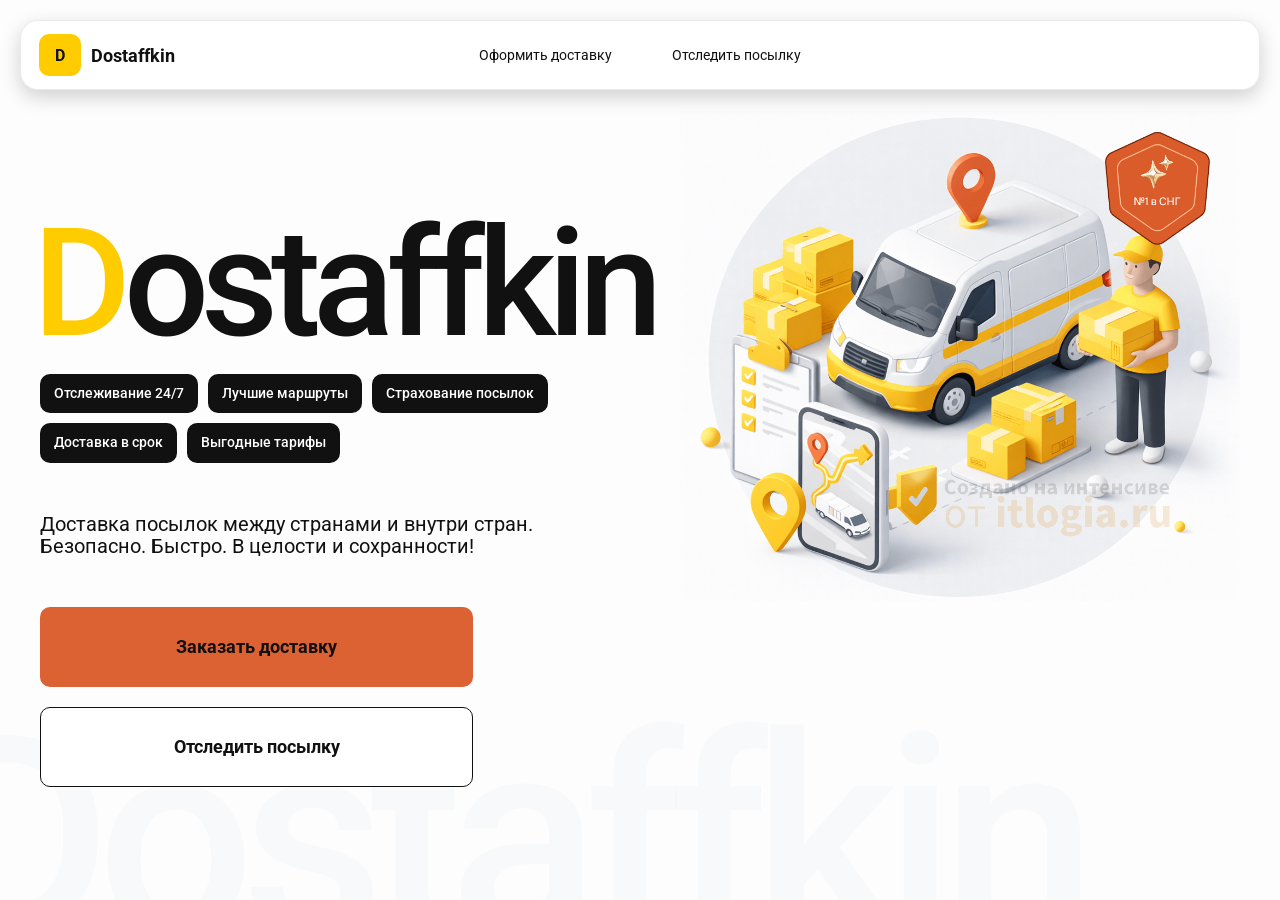
<file: index.html>
<!-- https://developer.tech.yandex.ru - ссылка на API -->
<!DOCTYPE html>
<html lang="ru">

<head>
    <meta charset="UTF-8">
    <meta name="viewport" content="width=device-width,initial-scale=1,maximum-scale=1,user-scalable=0" />
    <title>Dostaffkin — Доставка посылок между странами и внутри стран. Безопасно. Быстро. В целости и сохранности!
    </title>
    <link rel="stylesheet" href="styles/base.css">
    <link rel="stylesheet" href="styles/base_adaptive.css">
    <link href="styles/index.css" rel="stylesheet" />
    <link rel="stylesheet" href="styles/index_adaptive.css">
</head>

<body>
    <div class="container">
        <header class="header">
            <a class="header-brand" href="#">
                <div class="header-logo">D</div>
                <div class="header-title">Dostaffkin</div>
            </a>
            <nav class="header-menu">
                <a class="header-link" href="./order.html">Оформить <span>доставку</span></a>
                <a class="header-link" href="./track.html">Отследить <span>посылку</span></a>
            </nav>
        </header>
        <main class="main">
            <section class="main-info">
                <div class="main-title">
                    <span>D</span>ostaffkin
                </div>
                <div class="main-features">
                    <div class="main-feature">Отслеживание 24/7</div>
                    <div class="main-feature">Лучшие маршруты</div>
                    <div class="main-feature">Страхование посылок</div>
                    <div class="main-feature">Доставка в срок</div>
                    <div class="main-feature">Выгодные тарифы</div>
                </div>
                <div class="main-description">
                    Доставка посылок между странами и внутри стран.
                    Безопасно. Быстро. В целости и сохранности!
                </div>
                <div class="main-actions">
                    <a class="button" type="button" href="./order.html">Заказать доставку</a>
                    <a class="button button-white" type="button" href="./track.html">Отследить посылку</a>
                </div>
            </section>
            <div class="main-title-ghost">Dostaffkin</div>
            <section class="main-image">
                <img src="images/main-image.png" alt="Main image" />
            </section>
        </main>
    </div>
</body>

</html>
</file>
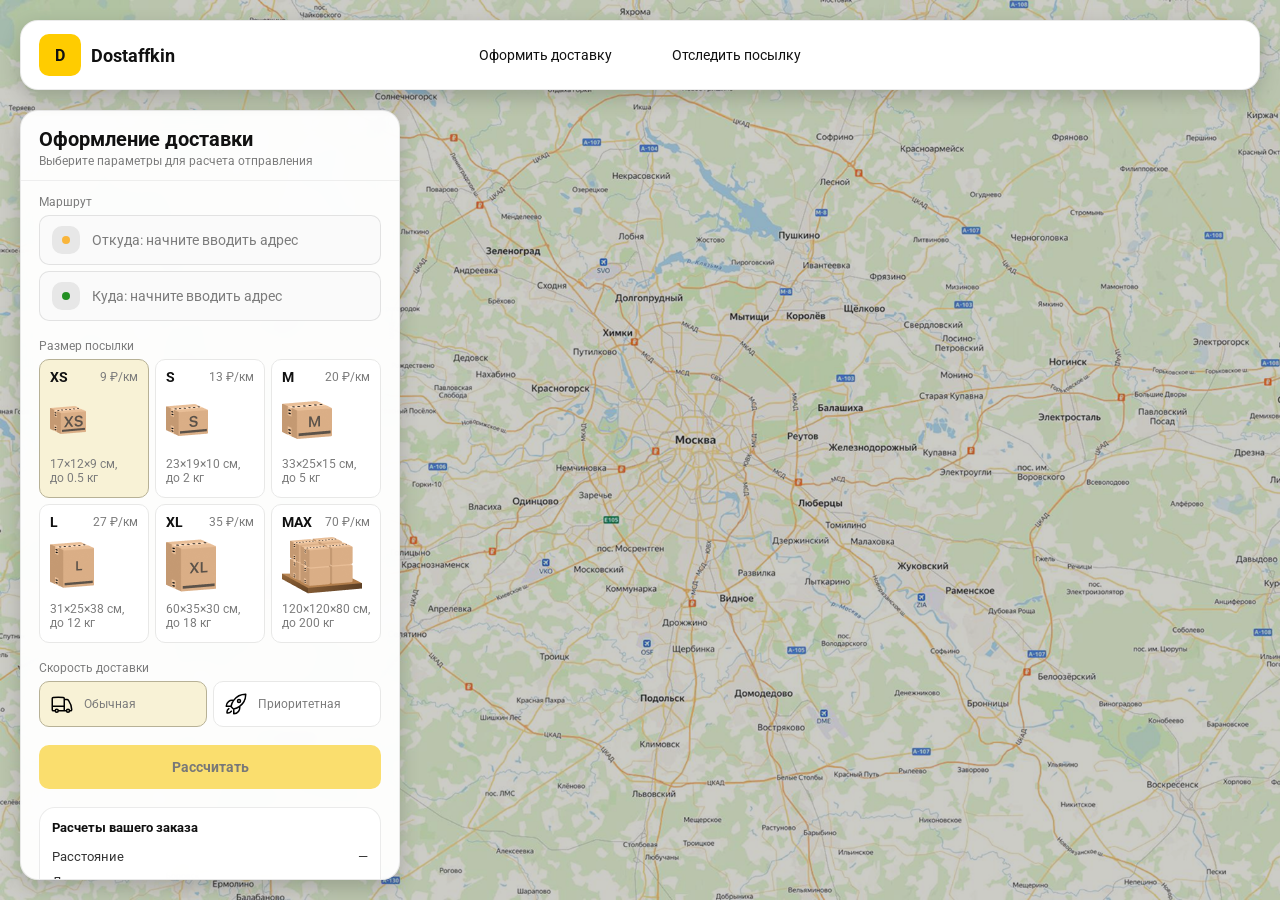
<file: order.html>
<!doctype html>
<html lang="ru">

<head>
    <meta charset="utf-8" />
    <meta name="viewport" content="width=device-width,initial-scale=1,maximum-scale=1,user-scalable=0" />
    <title>Оформление доставки</title>

    <link rel="stylesheet" href="styles/base.css" />
    <link rel="stylesheet" href="styles/base_adaptive.css" />

    <link rel="stylesheet" href="styles/order.css" />
    <link rel="stylesheet" href="styles/order_adaptive.css" />
</head>

<body>
    <div id="map"></div>
    <header class="header">
        <a class="header-brand" href="./index.html">
            <div class="header-logo">D</div>
            <div class="header-title">Dostaffkin</div>
        </a>
        <nav class="header-menu">
            <a class="header-link" href="#">Оформить <span>доставку</span></a>
            <a class="header-link" href="./track.html">Отследить <span>посылку</span></a>
        </nav>
    </header>
    <aside class="main" id="sidebar">
        <div class="main-header">
            <div class="main-title">Оформление доставки</div>
            <div class="main-text">Выберите параметры для расчета отправления</div>
        </div>
        <div class="main-content">
            <div class="main-route">
                <div class="main-block-title">Маршрут</div>
                <div class="main-fields">
                    <div class="main-field" id="fromField">
                        <div class="main-pin"></div>
                        <input id="from" placeholder="Откуда: начните вводить адрес" autocomplete="off" />
                        <div class="main-ac" id="fromAc" role="listbox" aria-label="Подсказки адресов"></div>
                    </div>
                    <div class="main-field" id="toField">
                        <div class="main-pin"></div>
                        <input id="to" placeholder="Куда: начните вводить адрес" autocomplete="off" />
                        <div class="main-ac" id="toAc" role="listbox" aria-label="Подсказки адресов"></div>
                    </div>
                </div>
            </div>

            <div class="main-package">

                <div class="main-block-title">Размер посылки</div>

                <div class="main-sizes">
                    <div class="main-size-card is-active" data-value="xs">
                        <div class="main-size-top">
                            <div class="main-size-label">XS</div>
                            <div class="main-size-rate">9 ₽/км</div>
                        </div>
                        <div class="main-size-media">
                            <img src="images/sizes/xs.png" alt="Короб XS" />
                        </div>
                        <div class="main-size-description">17×12×9 см,<br>до 0.5 кг</div>
                    </div>

                    <div class="main-size-card" data-value="s">
                        <div class="main-size-top">
                            <div class="main-size-label">S</div>
                            <div class="main-size-rate">13 ₽/км</div>
                        </div>
                        <div class="main-size-media">
                            <img src="images/sizes/s.png" alt="Короб S" />
                        </div>
                        <div class="main-size-description">23×19×10 см,<br>до 2 кг</div>
                    </div>

                    <div class="main-size-card" data-value="m">
                        <div class="main-size-top">
                            <div class="main-size-label">M</div>
                            <div class="main-size-rate">20 ₽/км</div>
                        </div>
                        <div class="main-size-media">
                            <img src="images/sizes/m.png" alt="Короб M" />
                        </div>
                        <div class="main-size-description">33×25×15 см,<br>до 5 кг</div>
                    </div>

                    <div class="main-size-card" data-value="l">
                        <div class="main-size-top">
                            <div class="main-size-label">L</div>
                            <div class="main-size-rate">27 ₽/км</div>
                        </div>
                        <div class="main-size-media">
                            <img src="images/sizes/l.png" alt="Короб L" />
                        </div>
                        <div class="main-size-description">31×25×38 см,<br>до 12 кг</div>
                    </div>

                    <div class="main-size-card" data-value="xl">
                        <div class="main-size-top">
                            <div class="main-size-label">XL</div>
                            <div class="main-size-rate">35 ₽/км</div>
                        </div>
                        <div class="main-size-media">
                            <img src="images/sizes/xl.png" alt="Короб XL" />
                        </div>
                        <div class="main-size-description">60×35×30 см,<br>до 18 кг</div>
                    </div>

                    <div class="main-size-card" data-value="max">
                        <div class="main-size-top">
                            <div class="main-size-label">MAX</div>
                            <div class="main-size-rate">70 ₽/км</div>
                        </div>
                        <div class="main-size-media main-size-media-palleta">
                            <img src="images/sizes/max.png" alt="Паллета" />
                        </div>
                        <div class="main-size-description">120×120×80 см,<br>до 200 кг</div>
                    </div>
                </div>
            </div>
            <div class="main-speed">
                <div class="main-block-title">Скорость доставки</div>

                <div class="main-speeds">
                    <div class="main-speed-card is-active" data-value="regular">
                        <img class="main-speed-media" src="images/icons/regular.svg" alt="Regular" />
                        <div class="main-speed-description">Обычная</div>
                    </div>
                    <div class="main-speed-card" data-value="fast">
                        <img class="main-speed-media" src="images/icons/fast.svg" alt="Fast" />
                        <div class="main-speed-description">Приоритетная</div>
                    </div>

                </div>
            </div>
            <div class="main-calculate-block">
                <button id="calc" class="button calculate-button" type="button" disabled>Рассчитать</button>
            </div>
            <div class="main-result" id="result">
                <div class="main-result-title">Расчеты вашего заказа</div>
                <div class="main-result-lines">
                    <div class="main-result-line"><span>Расстояние</span><span id="distanceValue">—</span></div>
                    <div class="main-result-line"><span>Доставим через</span><span id="durationValue">—</span></div>
                    <div class="main-result-line"><span>Тариф</span><span id="rateValue">—</span></div>
                </div>
                <div class="main-price">
                    <div class="main-price-label">Итого</div>
                    <div class="main-price-value" id="totalValue">—</div>
                </div>
            </div>
            <div class="main-order-box">
                <div class="main-order-form" id="orderForm">
                    <div class="main-order-title">Оформление доставки</div>
                    <div class="main-block-info-row">
                        <div class="main-block-title">Контакты</div>
                        <div class="order-fields">
                            <div class="main-field">
                                <input id="customerName" placeholder="Ваше имя" autocomplete="off" />
                            </div>
                            <div class="main-field">
                                <input id="customerPhone" placeholder="Ваш телефон" autocomplete="off"
                                    inputmode="tel" />
                            </div>
                        </div>
                    </div>
                    <div class="main-block-info-row extra-info">
                        <div class="main-block-title">Дополнительная информация</div>
                        <div class="main-field textarea">
                            <textarea id="comment" placeholder="Детали доставки и комментарии"></textarea>
                        </div>
                    </div>
                    <button id="submit" class="button main-submit-request" type="button" disabled>Отправить
                        заявку
                    </button>
                </div>

                <div class="main-order-success" id="orderSuccess">
                    <div class="main-success-icon">✓</div>
                    <div class="main-success-title">Заявка отправлена!</div>
                    <div class="main-success-title">Номер отправления – <span id="orderId"></span></div>
                    <div class="main-success-subtitle">Мы скоро свяжемся с вами</div>
                </div>
            </div>
        </div>
        </div>
    </aside>
</body>

</html>
</file>
<file: styles/base.css>
*,
*::before,
*::after {
    box-sizing: border-box;
}

@font-face {
    font-family: "Roboto";
    src: url("../fonts/Roboto-Regular.ttf");
    font-weight: normal;
}

@font-face {
    font-family: "Roboto";
    src: url("../fonts/Roboto-Bold.ttf");
    font-weight: bold;
}

@font-face {
    font-family: "Roboto";
    src: url("../fonts/Roboto-Medium.ttf");
    font-weight: 500;
}

html,
body {
    margin: 0;
    color: #111111;
    font-family: "Roboto", sans-serif;
}

body {
    background: #FDFDFD;
}

.header {
    border-radius: 18px;
    box-shadow: 0 7px 20px 0 #0000002E;
    backdrop-filter: blur(10px);
    background: #ffffff;
    left: 20px;
    border: 1px solid rgba(0, 0, 0, 0.08);
    position: fixed;
    right: 20px;
    top: 20px;
    padding: 14px 18px;
    height: 70px;
    display: flex;
    align-items: center;
    z-index: 6;
}

.header-brand {
    display: flex;
    align-items: center;
    text-decoration: none;
    gap: 10px;
}

.header-logo {
    width: 42px;
    height: 42px;
    border-radius: 10px;
    background: #FFCC00;
    display: grid;
    place-items: center;
    font-weight: bold;
    color: #111;
}

.header-title {
    font-size: 18px;
    font-weight: bold;
    color: #111111;
    text-decoration: none;
}

.header-menu {
    display: flex;
    align-items: center;
    gap: 60px;
    margin: 0;
    position: absolute;
    left: 50%;
    transform: translateX(-50%);
}

.header-link {
    font-size: 14px;
    color: #111111;
    text-decoration: none;
}

.button {
    border: 0;
    outline: none;
    height: 44px;
    border-radius: 10px;
    font-size: 14px;
    font-weight: bold;
    cursor: pointer;
    font-family: inherit;
    transition: transform .08s ease, opacity .12s ease;
    /* background: #ffcc00; */
    background: #DC6133;
    color: #111111;
    text-align: center;
    text-decoration: none;
}

.button:hover {
    background-color: #E5BC19;
}

.button:disabled {
    cursor: not-allowed;
    background-color: #FADE6E;
    color: #787878;
    transform: none;
}

.button.button-white {
    background: #ffffff;
    border: 1px solid #111111;
}

.button.button-white:hover {
    background: rgb(241 241 241);
}

.main-field {
    display: flex;
    align-items: center;
    margin-top: 6px;
    gap: 10px;
    border: 1px solid #1111111A;
    background: #FAFAFA;
    border-radius: 10px;
    padding: 10px 12px;
    position: relative;
    box-sizing: border-box;
    height: 50px;
}

.main-field.textarea {
    height: auto;
}

.main-pin {
    width: 28px;
    height: 28px;
    border-radius: 10px;
    background: rgba(17, 17, 17, 0.08);
    display: grid;
    place-items: center;
    flex: 0 0 auto;
    position: relative;
}

.main-pin::before {
    content: "";
    width: 8px;
    height: 8px;
    border-radius: 999px;
    background: orange;
    opacity: .75;
    display: block;
}

.main-field:last-child .main-pin::before {
    background: green;
    opacity: .85;
}

input,
textarea {
    width: 100%;
    border: 0;
    outline: none;
    background: transparent;
    font-size: 14px;
    color: #111111;
    font-family: inherit;
}

textarea {
    resize: vertical;
    min-height: 72px;
    padding: 2px 0;
}

input::placeholder,
textarea::placeholder {
    color: #7C7C7C;
}

.main-field:focus-within {
    border-color: rgba(0, 0, 0, 0.20);
    box-shadow: 0 0 0 4px rgba(255, 204, 0, 0.35);
    background: rgba(255, 255, 255, 0.75);
}
</file>
<file: styles/base_adaptive.css>
@media (max-width: 767px) {
    .header {
        left: 10px;
        right: 10px;
        top: 10px;
    }

    .header-link span {
        display: none;
    }

    .header-menu {
        gap: 20px;
        justify-content: flex-start;
        margin: 0 0 0 30px;
        position: static;
        transform: none;
    }
}

@media (max-width: 420px) {
    .header-title {
        display: none;
    }
}

@media (max-width: 374px) {
    .header-menu {
        gap: 10px;
        margin: 0 0 0 10px;
    }
}
</file>
<file: styles/index.css>
/* Чтобы всё, что не влазило на страницу, скрывалось. И чтобы страница занимала всю высоту. -? */

.container {
    overflow: hidden;
    min-height: 100vh;
}

.main {
    padding: 111px 40px 40px;
    position: relative;
    display: flex;
}

.main-info {
    max-width: 840px;
    width: 100%;
    position: relative;
}

.main-title {
    margin-top: 98px;
    font-weight: 500;
    font-size: 200px;
    line-height: 1;
    letter-spacing: -0.05em;
    color: #111111;
    left: -15px;
    position: relative;
}

.main-title span {
    color: #ffcc00;
}

.main-features {
    margin-top: 15px;
    display: flex;
    flex-wrap: wrap;
    gap: 10px;
}

.main-feature {
    background: #111111;
    color: #ffffff;
    padding: 12px 14px;
    font-weight: 500;
    font-size: 14px;
    line-height: 1.1;
    border-radius: 10px;
}

.main-description {
    margin-top: 50px;
    max-width: 500px;
    font-size: 20px;
    line-height: 1.1;
    color: #111111;
}

.main-actions {
    margin-top: 50px;
    display: flex;
    flex-direction: column;
    gap: 20px;
}

.main-actions .button {
    height: 80px;
    width: 433px;
    font-size: 18px;
    font-weight: bold;
    place-items: center;
    display: grid;
}

.main-title-ghost {
    position: absolute;
    z-index: -1;
    left: -70px;
    bottom: -150px;
    font-weight: 500;
    font-size: 278px;
    line-height: 1;
    letter-spacing: -0.05em;
    color: #ECEDF04D;
}

.main-image {
    width: 1024px;
    top: 100px;
    z-index: -2;
}

.main-image img {
    width: 100%;
    max-width: 1024px;
    height: auto;
    display: block;
}
</file>
<file: styles/index_adaptive.css>
@media (max-width: 1760px) {
    .main-title {
        font-size: 150px;
        left: -7px;
    }

    .main-info {
        max-width: 640px;
    }
}

@media (max-width: 1200px) {
    .main-info {
        max-width: 540px;
    }

    .main {
        padding: 111px 20px 20px;
    }

    .main-title {
        font-size: 120px;
        left: -4px;
    }

    .main-title-ghost {
        font-size: 220px;
    }
}

@media (max-width: 1024px) {
    .main-title {
        margin-top: 30px;
    }

    .main {
        flex-direction: column-reverse;
    }

    .main-image {
        max-width: 350px;
        position: absolute;
        left: 370px;
        top: 370px;
    }

    .main-info {
        max-width: 100%;
    }

    .main-actions {
        gap: 10px;
    }

    .main-actions .button {
        height: 50px;
        font-size: 14px;
        width: auto;
        max-width: 300px;
    }

    .main-description {
        max-width: 350px;
    }
}

@media (max-width: 570px) {
    .main-title {
        font-size: 88px;
    }

    .main-description {
        max-width: 100%
    }

    .main-actions {
        width: 100%;
    }

    .main-actions .button {
        width: 100%;
        max-width: 100%
    }

    .main-image {
        max-width: 650px;
        position: absolute;
        left: 170px;
        top: 70px;
        opacity: 0.2;
    }
}

@media (max-width: 400px) {
    .main-title {
        font-size: 70px;
    }
}
</file>
<file: styles/order.css>
#map {
    background-image: url("../images/order-bg.png");
    background-size: cover;
    position: fixed;
    inset: 0;
}

.main {
    border-radius: 18px;
    box-shadow: 0 7px 20px 0 #0000002E;
    backdrop-filter: blur(10px);
    background: rgba(255, 255, 255, 0.96);
    left: 20px;
    border: 1px solid rgba(0, 0, 0, 0.08);
    position: fixed;
    top: 110px;
    bottom: 20px;
    width: 380px;
    display: flex;
    flex-direction: column;
    overflow: hidden;
    z-index: 5;
}

.main-header {
    padding: 18px 18px 12px 18px;
    border-bottom: 1px solid rgba(0, 0, 0, 0.06);
    display: flex;
    flex-direction: column;
}

.main-title {
    font-size: 20px;
    line-height: 100%;
    font-weight: bold;
}

.main-text {
    font-size: 12px;
    margin-top: 5px;
    color: #7C7C7C;
}

.main-content {
    padding: 14px 18px 18px 18px;
    overflow: auto;
    scrollbar-width: none;
    display: flex;
    flex-direction: column;
    gap: 18px;
    flex: 1;
}

.main-block-title {
    font-size: 12px;
    color: #7C7C7C;
}

.main-route .main-block-title,
.main-package .main-block-title {
    margin-bottom: 6px;
}

.main-sizes {
    display: grid;
    gap: 6px;
    grid-template-columns: repeat(3, 1fr);
}

.main-size-card {
    border: 1px solid #E8E8E7;
    background: #FFFFFF;
    border-radius: 10px;
    padding: 10px;
    cursor: pointer;
    user-select: none;
    transition: transform .08s ease, border-color .12s ease, background .12s ease;
    min-height: 139px;
}

.main-size-card:hover {
    transform: translateY(-1px);
}

.main-size-card.is-active {
    background-color: #F8F2D6;
    border-color: #B7B196;
}

.main-size-top {
    display: flex;
    align-items: center;
    justify-content: space-between;
}

.main-size-label {
    font-weight: bold;
    font-size: 14px;
    color: #111111;
    line-height: 100%;
}

.main-size-rate {
    font-size: 12px;
    color: #7C7C7C;
    line-height: 100%;
}

.main-size-media {
    margin-top: 8px;
    height: 57px;
}

.main-size-description {
    margin-top: 8px;
    font-size: 12px;
    color: #7C7C7C;
    line-height: 1.2;
}

.calculate-button {
    width: 100%;
}

.main-result {
    border: 1px solid rgba(0, 0, 0, 0.08);
    background: rgba(255, 255, 255, 0.75);
    border-radius: 16px;
    padding: 12px;
    line-height: 1.25;
}

.main-result-title {
    font-weight: bold;
    font-size: 13px;
    color: #111111;
    margin-bottom: 13px;
}

.main-result-lines {
    gap: 8px;
    display: flex;
    flex-direction: column;
}

.main-result-line {
    font-size: 13px;
    color: rgba(17, 17, 17, 0.85);
    display: flex;
    justify-content: space-between;
}

.main-price {
    margin-top: 18px;
    padding-top: 10px;
    border-top: 1px dashed rgba(0, 0, 0, 0.12);
    display: flex;
    align-items: baseline;
    justify-content: space-between;
}

.main-price-label {
    font-size: 12px;
    color: rgba(17, 17, 17, 0.55);
}

.main-price-value {
    font-size: 20px;
    font-weight: bold;
    color: #111111;
    letter-spacing: -0.3px;
}

.main-order-box {
    background: #ffffff;
    border: 1px solid #E8E8E7;
    border-radius: 10px;
    padding: 12px;
}

.main-order-title {
    margin-bottom: 8px;
    font-weight: bold;
    font-size: 14px;
    color: #111111;
}

.main-block-info {
    display: flex;
    flex-direction: column;
    gap: 6px;
}

.order-fields {
    display: grid;
    grid-template-columns: 1fr 1fr;
    column-gap: 10px;
    margin-top: 6px;
}

.main-block-info-row.extra-info {
    display: block;
    margin-top: 13px;
}

.main-submit-request {
    width: 100%;
    margin-top: 6px;
}

.main-order-success {
    display: none;
    text-align: center;
    padding: 22px 12px;
    gap: 12px;
}

.main-order-success.is-visible {
    display: flex;
    flex-direction: column;
    align-items: center;
}

.main-success-icon {
    width: 56px;
    height: 56px;
    border-radius: 50%;
    background: #16a34a;
    color: #ffffff;
    display: grid;
    place-items: center;
    font-size: 30px;
}

.main-success-title {
    font-size: 14px;
    font-weight: bold;
    color: #111111;
}

.main-success-subtitle {
    font-size: 12px;
    color: rgba(17, 17, 17, 0.55);
    line-height: 1.3;
}

.main-speed .main-block-title {
    margin-bottom: 6px;
}

.main-speeds {
    display: grid;
    gap: 6px;
    grid-template-columns: repeat(2, 1fr);
}

.main-speed-card {
    border: 1px solid #E8E8E7;
    background: #FFFFFF;
    border-radius: 10px;
    padding: 10px;
    cursor: pointer;
    user-select: none;
    transition: transform .08s ease, border-color .12s ease, background .12s ease;
    display: flex;
    align-items: center;
    gap: 10px;
}

.main-speed-card:hover {
    transform: translateY(-1px);
}

.main-speed-card.is-active {
    background-color: #F8F2D6;
    border-color: #B7B196;
}

.main-speed-description {
    font-size: 12px;
    color: #7C7C7C;
    line-height: 1.2;
}
</file>
<file: styles/order_adaptive.css>
@media (max-width: 767px) {
    .main {
        left: 10px;
        right: 10px;
        top: 50%;
        bottom: 12px;
        width: auto;
        max-width: none;
    }
}

@media (max-width: 420px) {
    .main-sizes {
        grid-template-columns: repeat(2, 1fr);
    }
}
</file>
